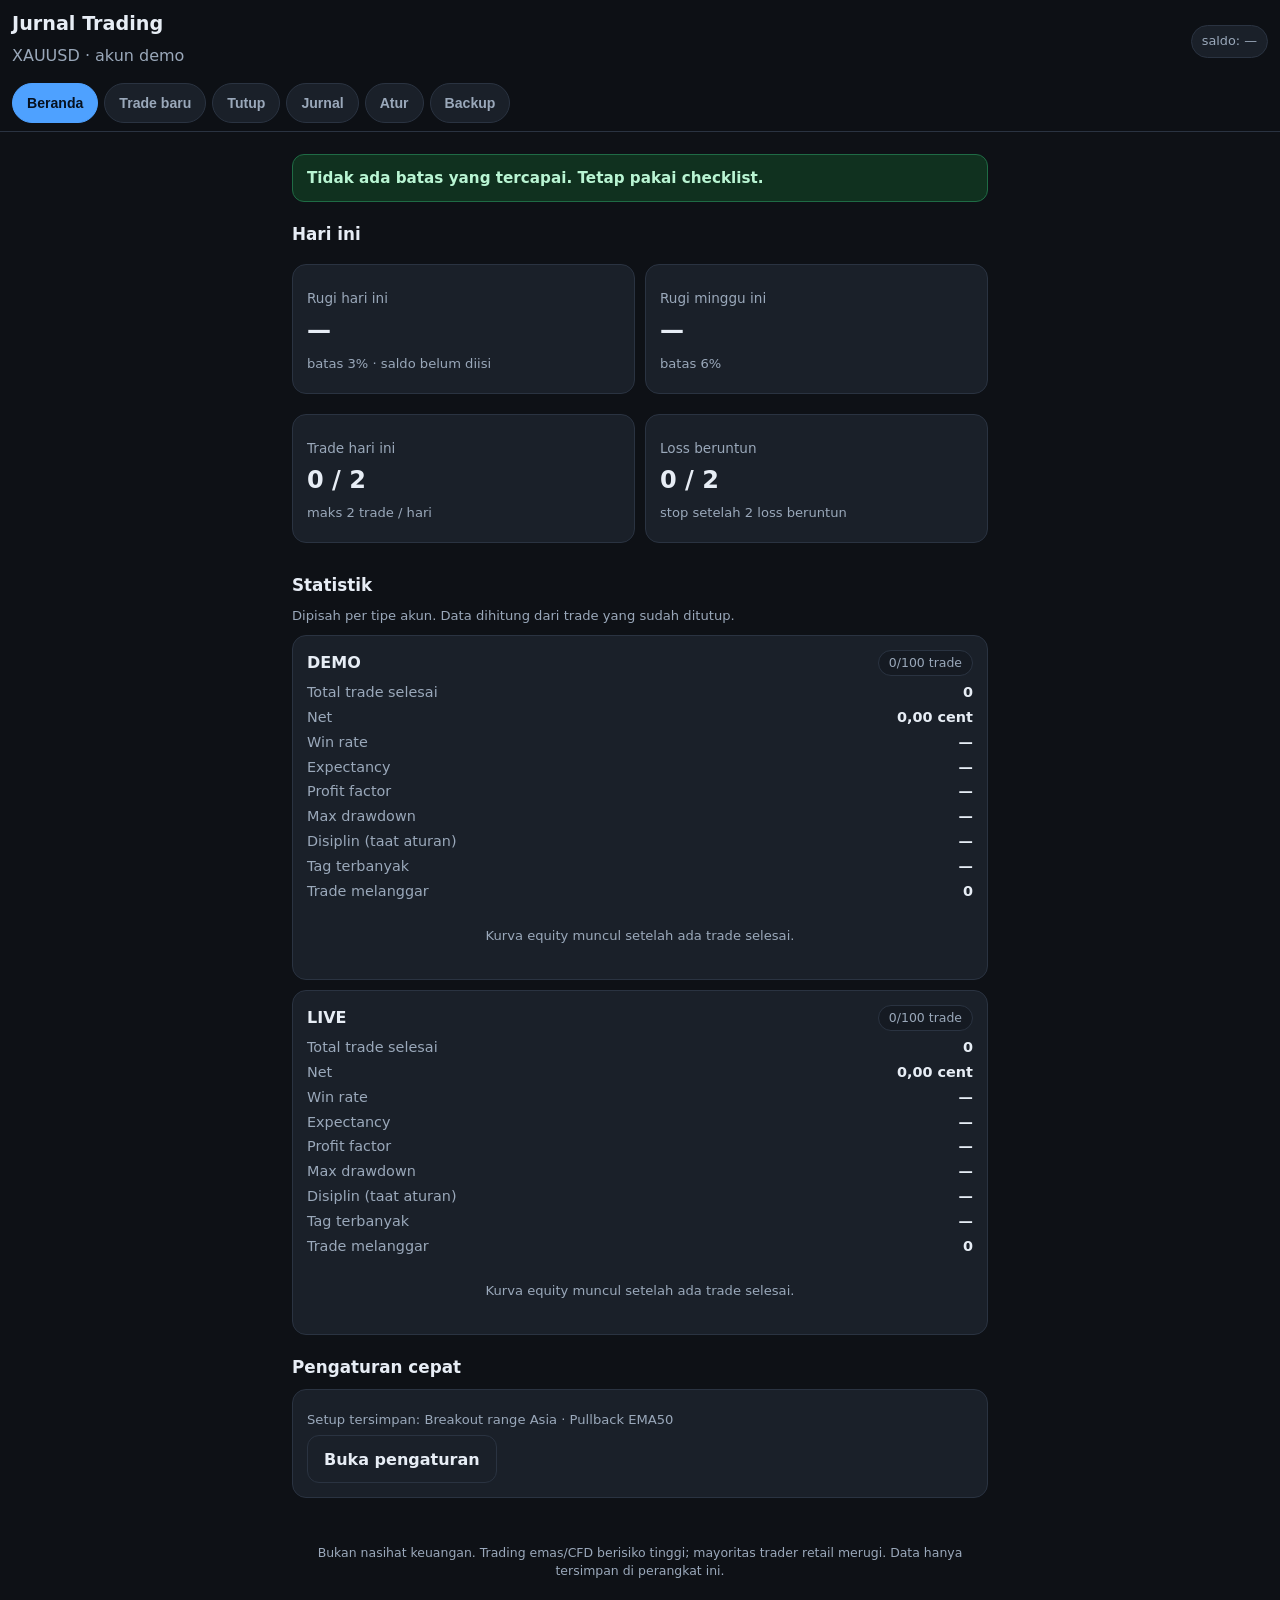
<file: index.html>
<!doctype html>
<html lang="id">
<head>
<meta charset="utf-8">
<meta name="viewport" content="width=device-width, initial-scale=1, viewport-fit=cover">
<meta http-equiv="Content-Security-Policy" content="default-src 'self'; img-src 'self' data:; style-src 'self' 'unsafe-inline'">
<meta name="theme-color" content="#0e1116">
<meta name="color-scheme" content="dark">
<title>Jurnal Trading XAUUSD</title>
<link rel="manifest" href="manifest.webmanifest">
<link rel="icon" href="icons/icon.svg" type="image/svg+xml">
<link rel="apple-touch-icon" href="icons/icon.svg">
<link rel="stylesheet" href="style.css">
</head>
<body>

<header class="topbar">
  <div class="topbar-row">
    <div>
      <h1>Jurnal Trading</h1>
      <p class="muted" id="hdr-sub">XAUUSD · akun demo</p>
    </div>
    <div class="chip" id="hdr-balance">saldo: —</div>
  </div>
  <nav class="tabs" aria-label="Navigasi utama">
    <button class="tab is-active" data-view="home" type="button">Beranda</button>
    <button class="tab" data-view="new" type="button">Trade baru</button>
    <button class="tab" data-view="close" type="button">Tutup</button>
    <button class="tab" data-view="log" type="button">Jurnal</button>
    <button class="tab" data-view="settings" type="button">Atur</button>
    <button class="tab" data-view="backup" type="button">Backup</button>
  </nav>
</header>

<main id="main">

  <!-- ================= BERANDA ================= -->
  <section class="view is-active" id="view-home">
    <div id="home-banners"></div>

    <h2>Hari ini</h2>
    <div class="grid2">
      <div class="card">
        <p class="label">Rugi hari ini</p>
        <p class="big" id="home-day-loss">—</p>
        <p class="muted small" id="home-day-limit">batas 3% · —</p>
      </div>
      <div class="card">
        <p class="label">Rugi minggu ini</p>
        <p class="big" id="home-week-loss">—</p>
        <p class="muted small" id="home-week-limit">batas 6% · —</p>
      </div>
    </div>

    <div class="grid2">
      <div class="card">
        <p class="label">Trade hari ini</p>
        <p class="big" id="home-day-count">0 / 2</p>
        <p class="muted small">maks 2 trade / hari</p>
      </div>
      <div class="card">
        <p class="label">Loss beruntun</p>
        <p class="big" id="home-streak">0 / 2</p>
        <p class="muted small">stop setelah 2 loss beruntun</p>
      </div>
    </div>

    <h2>Statistik</h2>
    <p class="muted small">Dipisah per tipe akun. Data dihitung dari trade yang sudah ditutup.</p>
    <div class="card" id="stats-demo">
      <div class="card-head">
        <h3>DEMO</h3>
        <span class="pill" id="stats-demo-progress">0/100</span>
      </div>
      <div class="kv" id="stats-demo-body"></div>
      <div class="equity" id="equity-demo" aria-label="Kurva equity demo"></div>
    </div>
    <div class="card" id="stats-live">
      <div class="card-head">
        <h3>LIVE</h3>
        <span class="pill" id="stats-live-progress">0/100</span>
      </div>
      <div class="kv" id="stats-live-body"></div>
      <div class="equity" id="equity-live" aria-label="Kurva equity live"></div>
    </div>

    <h2>Pengaturan cepat</h2>
    <div class="card">
      <p class="muted small" id="home-setup-hint">Belum ada setup tersimpan.</p>
      <button class="btn btn-ghost" type="button" data-goto="settings">Buka pengaturan</button>
    </div>
  </section>

  <!-- ================= TRADE BARU ================= -->
  <section class="view" id="view-new">
    <h2>Trade baru</h2>
    <div id="new-banner"></div>

    <form id="form-new" autocomplete="off" novalidate>
      <div class="card">
        <label for="nt-time">Waktu (WIB)</label>
        <input id="nt-time" type="datetime-local" required>

        <div class="grid2">
          <div>
            <label for="nt-symbol">Simbol</label>
            <input id="nt-symbol" type="text" inputmode="text" maxlength="12" required>
          </div>
          <div>
            <label for="nt-dir">Arah</label>
            <select id="nt-dir">
              <option value="BUY">BUY</option>
              <option value="SELL">SELL</option>
            </select>
          </div>
        </div>

        <label for="nt-setup">Setup</label>
        <select id="nt-setup"></select>
        <div class="row">
          <input id="nt-setup-new" type="text" maxlength="40" placeholder="tambah setup baru…">
          <button class="btn btn-ghost btn-sm" type="button" id="nt-setup-add">Tambah</button>
        </div>
      </div>

      <div class="card">
        <label for="nt-entry">Entry (harga)</label>
        <input id="nt-entry" type="text" inputmode="decimal" required>

        <div class="grid2">
          <div>
            <label for="nt-sl">Stop Loss</label>
            <input id="nt-sl" type="text" inputmode="decimal" required>
          </div>
          <div>
            <label for="nt-tp">Take Profit</label>
            <input id="nt-tp" type="text" inputmode="decimal" required>
          </div>
        </div>

        <label for="nt-lot">Lot</label>
        <input id="nt-lot" type="text" inputmode="decimal" required>
      </div>

      <div class="card">
        <p class="label">Hitungan otomatis</p>
        <div class="kv" id="nt-calc"></div>
      </div>

      <div class="card">
        <p class="label">Checklist sebelum entry (7 poin)</p>
        <ul class="checklist" id="nt-checklist"></ul>
      </div>

      <div class="row">
        <button class="btn btn-primary" type="submit" id="nt-save">Simpan trade</button>
        <button class="btn btn-ghost" type="button" id="nt-reset">Reset</button>
      </div>
      <p class="muted small">Menyimpan tetap boleh walau ada pelanggaran — jurnal harus jujur.
        Trade yang melanggar akan ditandai.</p>
    </form>
  </section>

  <!-- ================= TUTUP TRADE ================= -->
  <section class="view" id="view-close">
    <h2>Tutup trade</h2>
    <form id="form-close" autocomplete="off" novalidate>
      <div class="card">
        <label for="cl-select">Trade terbuka</label>
        <select id="cl-select"></select>
        <div class="kv" id="cl-info"></div>
      </div>

      <div class="card">
        <label for="cl-result">Hasil (cent, boleh minus)</label>
        <input id="cl-result" type="text" inputmode="decimal" required>
        <p class="muted small" id="cl-result-hint">Contoh: 5000 = +50,00 USD · -2500 = −25,00 USD</p>

        <label for="cl-exit">Harga keluar (opsional)</label>
        <input id="cl-exit" type="text" inputmode="decimal">

        <p class="label">Aturan ditaati?</p>
        <div class="row" id="cl-rules">
          <label class="radio"><input type="radio" name="cl-rules" value="yes" checked> Ya</label>
          <label class="radio"><input type="radio" name="cl-rules" value="no"> Tidak</label>
        </div>

        <p class="label">Tag</p>
        <div class="row wrap" id="cl-tags"></div>

        <label for="cl-note">Catatan singkat</label>
        <textarea id="cl-note" rows="3" maxlength="300"></textarea>
      </div>

      <div class="card">
        <p class="label">Hasil dalam R</p>
        <p class="big" id="cl-r">—</p>
      </div>

      <button class="btn btn-primary" type="submit">Simpan hasil</button>
    </form>
  </section>

  <!-- ================= JURNAL ================= -->
  <section class="view" id="view-log">
    <h2>Jurnal</h2>
    <div class="row">
      <select id="log-filter">
        <option value="all">Semua</option>
        <option value="open">Terbuka</option>
        <option value="closed">Selesai</option>
        <option value="violation">Melanggar aturan</option>
      </select>
      <span class="pill" id="log-count">0</span>
    </div>
    <div id="log-list"></div>
  </section>

  <!-- ================= PENGATURAN ================= -->
  <section class="view" id="view-settings">
    <h2>Pengaturan</h2>
    <form id="form-settings" autocomplete="off" novalidate>
      <div class="card">
        <label for="st-account-type">Tipe akun</label>
        <select id="st-account-type">
          <option value="demo">Demo</option>
          <option value="live">Live</option>
        </select>
        <p class="muted small">Statistik demo dan live dihitung terpisah.</p>

        <label for="st-balance" id="st-balance-label">Saldo awal akun DEMO (cent)</label>
        <input id="st-balance" type="text" inputmode="decimal" placeholder="mis. 8618740">
        <p class="muted small">Cent, bukan USD. 8.618.740 cent = 86.187,40 USD.</p>

        <label for="st-symbol">Simbol default</label>
        <input id="st-symbol" type="text" maxlength="12" value="XAUUSD">
      </div>

      <div class="card">
        <label for="st-conv">Cent rugi per 1,00 USD gerak harga untuk 1 lot</label>
        <input id="st-conv" type="text" inputmode="decimal" placeholder="mis. 100">
        <p class="muted small">
          Cara cek di MT5: <strong>Ctrl+U</strong> (Symbols) → klik kanan simbol →
          <strong>Specification</strong> → lihat <em>Tick value</em> / <em>Contract size</em>.
          Untuk XAUUSD kontrak 100 oz: 1,00 USD gerak × 1 lot = 100 USD = 10.000 cent.
          Isi angka dari broker kamu — jangan pakai tebakan.
        </p>
        <p class="muted small" id="st-conv-preview">—</p>
      </div>

      <div class="card">
        <p class="label">Setup milikmu</p>
        <ul class="setup-list" id="st-setups"></ul>
        <div class="row">
          <input id="st-setup-new" type="text" maxlength="40" placeholder="nama setup baru…">
          <button class="btn btn-ghost btn-sm" type="button" id="st-setup-add">Tambah</button>
        </div>
      </div>

      <div class="card">
        <p class="label">Aturan tetap (tidak bisa dilonggarkan)</p>
        <ul class="rules-fixed">
          <li>Risiko per trade <strong>0,5%</strong></li>
          <li>RR minimum <strong>1,5</strong></li>
          <li>Maks <strong>2 trade</strong> per hari</li>
          <li>Stop harian <strong>3%</strong></li>
          <li>Stop mingguan <strong>6%</strong></li>
          <li>Stop setelah <strong>2 loss beruntun</strong></li>
        </ul>
      </div>

      <button class="btn btn-primary" type="submit">Simpan pengaturan</button>
    </form>

    <div class="card danger-card">
      <p class="label">Data contoh</p>
      <p class="muted small">Data contoh hanya untuk mencoba tampilan. Bisa dihapus lagi.
        Jangan dipakai untuk keputusan trading.</p>
      <div class="row">
        <button class="btn btn-ghost" type="button" id="btn-sample">Isi data contoh</button>
        <button class="btn btn-ghost" type="button" id="btn-sample-clear">Hapus data contoh</button>
      </div>
    </div>
  </section>

  <!-- ================= BACKUP ================= -->
  <section class="view" id="view-backup">
    <h2>Backup</h2>
    <div class="card">
      <p class="label">Status</p>
      <p id="bk-status">Belum pernah backup.</p>
      <p class="muted small">Data disimpan hanya di HP ini (localStorage). Kalau browser dibersihkan,
        data hilang. Backup tiap 7 hari.</p>
    </div>

    <div class="card">
      <p class="label">Export</p>
      <div class="row">
        <button class="btn btn-primary" type="button" id="bk-json">Export JSON</button>
        <button class="btn btn-ghost" type="button" id="bk-csv">Export CSV</button>
      </div>
      <p class="muted small">CSV: tanggal, pair, arah, entry, SL, TP, alasan, hasil_cent, hasil_R,
        taat_aturan, tag, tipe_akun.</p>
    </div>

    <div class="card">
      <p class="label">Import</p>
      <input id="bk-file" type="file" accept="application/json,.json">
      <p class="muted small">Import JSON akan <strong>mengganti</strong> semua data di perangkat ini.</p>
      <button class="btn btn-ghost" type="button" id="bk-import">Import JSON</button>
    </div>

    <div class="card danger-card">
      <p class="label">Hapus semua data</p>
      <p class="muted small">Tidak bisa dibatalkan. Export dulu.</p>
      <button class="btn btn-danger" type="button" id="bk-wipe">Hapus semua data</button>
    </div>
  </section>

</main>

<footer class="foot">
  <p>Bukan nasihat keuangan. Trading emas/CFD berisiko tinggi; mayoritas trader retail merugi.
    Data hanya tersimpan di perangkat ini.</p>
</footer>

<script src="calc.js"></script>
<script src="app.js"></script>
</body>
</html>
</file>
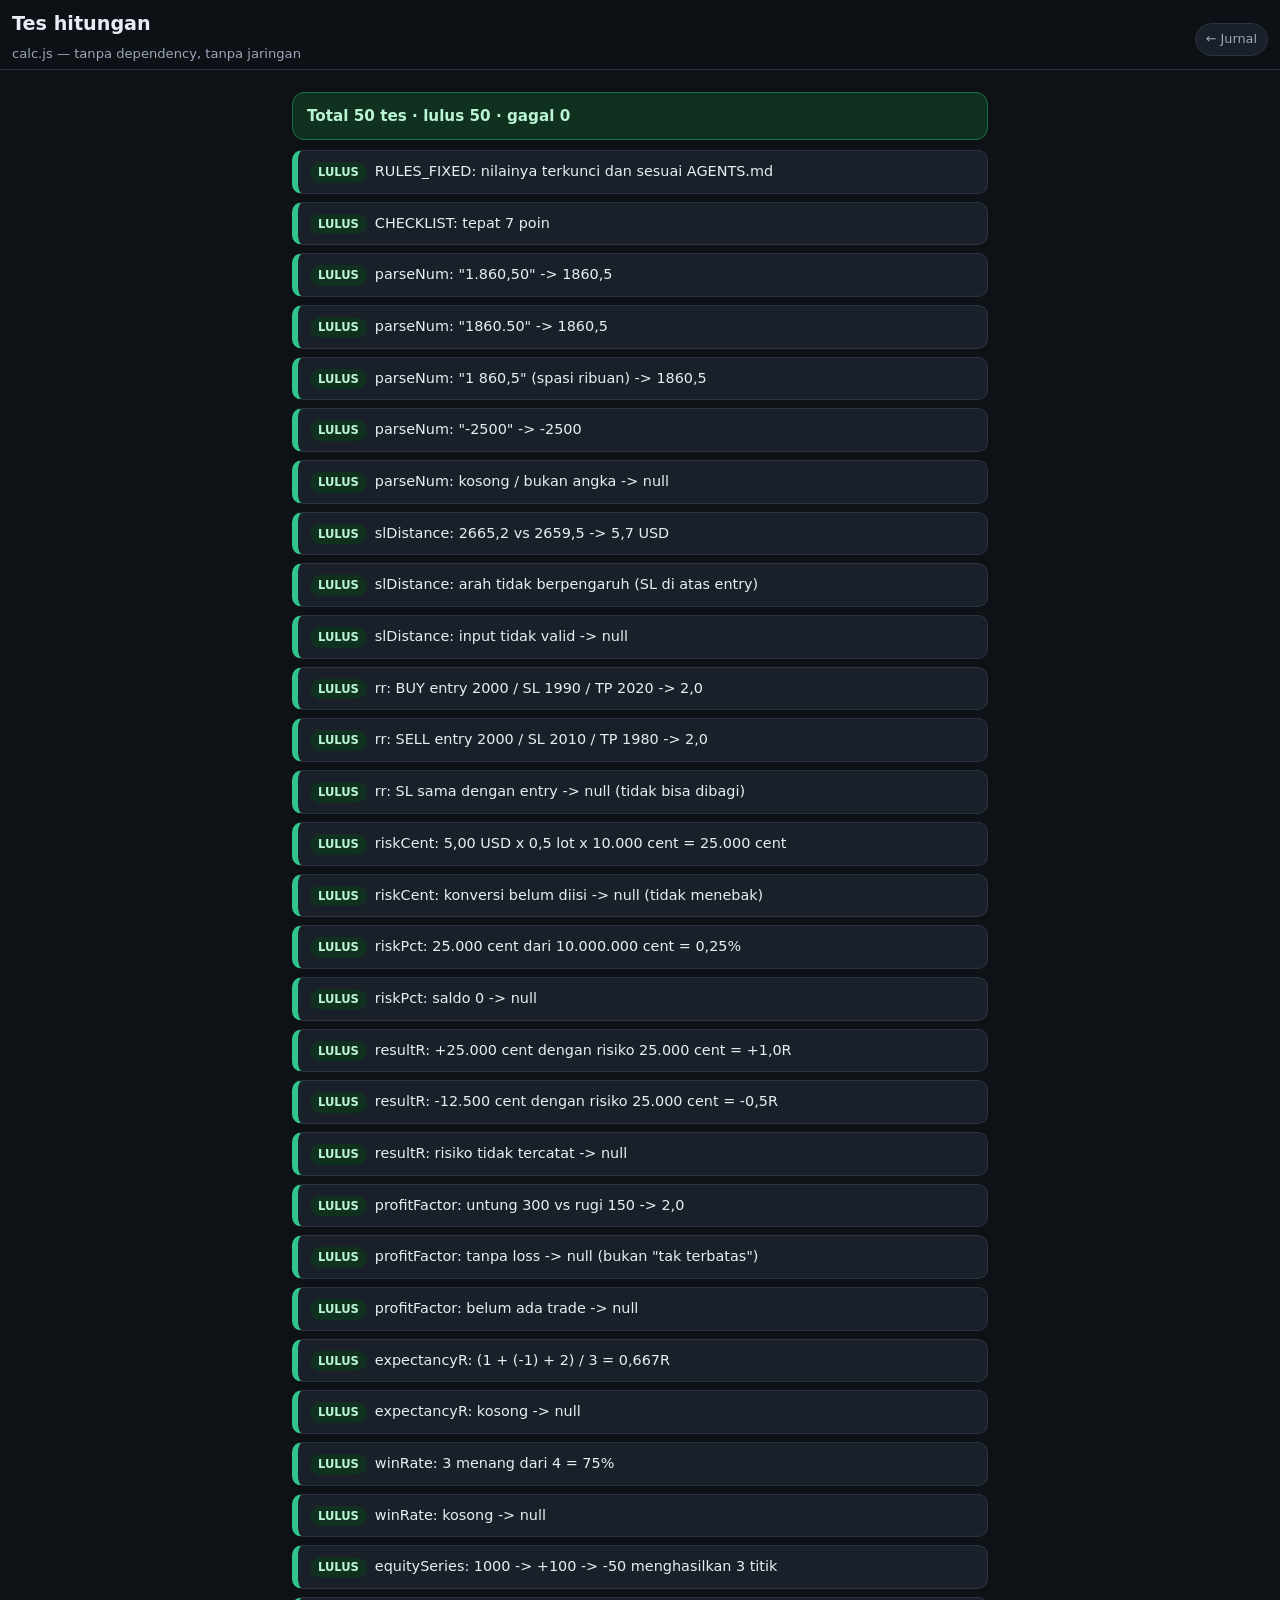
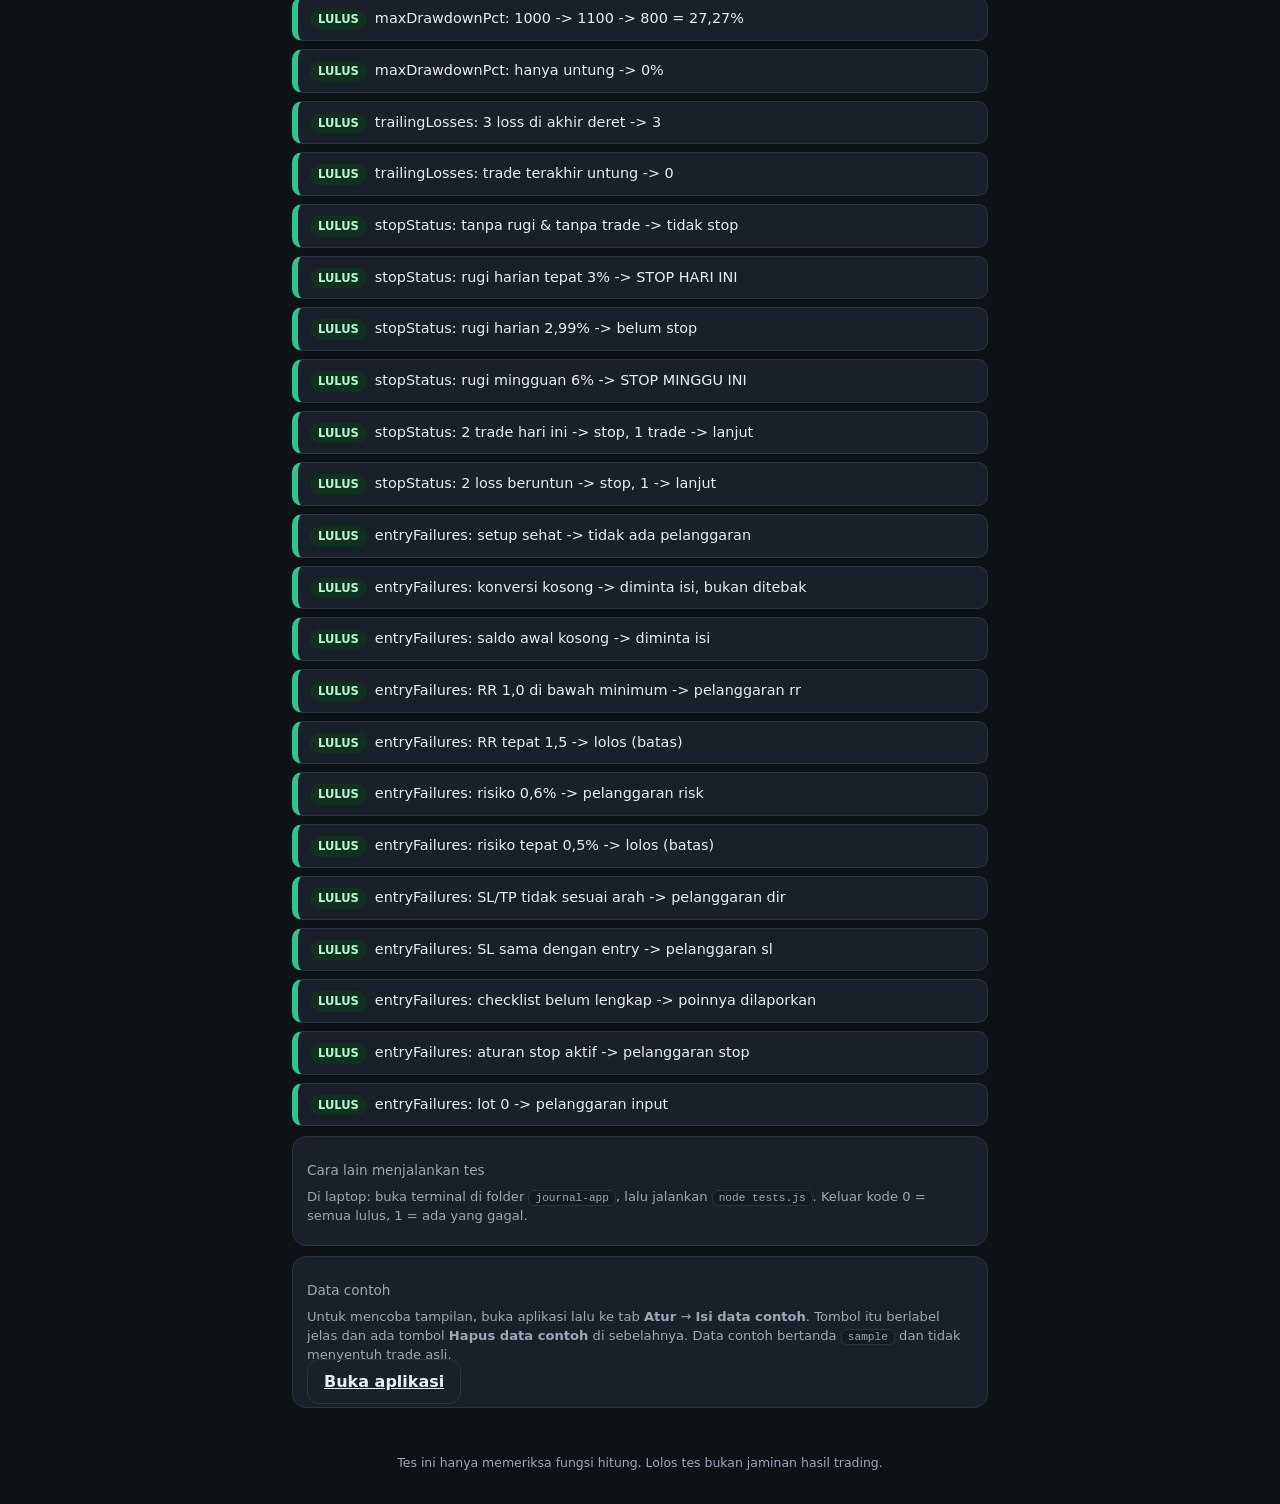
<file: tests.html>
<!doctype html>
<html lang="id">
<head>
<meta charset="utf-8">
<meta name="viewport" content="width=device-width, initial-scale=1, viewport-fit=cover">
<meta http-equiv="Content-Security-Policy" content="default-src 'self'; img-src 'self' data:; style-src 'self' 'unsafe-inline'">
<meta name="theme-color" content="#0e1116">
<meta name="color-scheme" content="dark">
<title>Tes Hitungan — Jurnal Trading</title>
<link rel="stylesheet" href="style.css">
<style>
  a.chip{text-decoration:none;display:inline-block}
  .t-list{list-style:none;padding:0;margin:10px 0}
  .t-list li{
    background:var(--bg-card);border:1px solid var(--line);border-left:6px solid var(--line);
    border-radius:10px;padding:10px 12px;margin:8px 0;font-size:.9rem;
  }
  .t-list li.pass{border-left-color:var(--good)}
  .t-list li.fail{border-left-color:var(--bad)}
  .badge{display:inline-block;font-weight:700;font-size:.72rem;padding:2px 8px;border-radius:999px;margin-right:8px}
  .pass > .badge{background:#10311f;color:#b9f5d3}
  .fail > .badge{background:#3a1414;color:#ffc9c9}
  .t-list .err{margin:6px 0 0;color:#ffbdbd;font-size:.82rem}
  code{background:var(--bg-soft);border:1px solid var(--line);border-radius:6px;padding:1px 6px;font-size:.85em}
</style>
</head>
<body>

<header class="topbar">
  <div class="topbar-row">
    <div>
      <h1>Tes hitungan</h1>
      <p class="muted small">calc.js — tanpa dependency, tanpa jaringan</p>
    </div>
    <a class="chip" href="index.html">← Jurnal</a>
  </div>
</header>

<main>
  <p id="test-summary" class="banner">Menjalankan tes…</p>
  <ul class="t-list" id="test-results"></ul>

  <div class="card">
    <p class="label">Cara lain menjalankan tes</p>
    <p class="muted small">Di laptop: buka terminal di folder <code>journal-app</code>, lalu jalankan
      <code>node tests.js</code>. Keluar kode 0 = semua lulus, 1 = ada yang gagal.</p>
  </div>

  <div class="card">
    <p class="label">Data contoh</p>
    <p class="muted small">Untuk mencoba tampilan, buka aplikasi lalu ke tab <strong>Atur</strong> →
      <strong>Isi data contoh</strong>. Tombol itu berlabel jelas dan ada tombol
      <strong>Hapus data contoh</strong> di sebelahnya. Data contoh bertanda <code>sample</code>
      dan tidak menyentuh trade asli.</p>
    <a class="btn btn-ghost" href="index.html">Buka aplikasi</a>
  </div>
</main>

<footer class="foot">
  <p>Tes ini hanya memeriksa fungsi hitung. Lolos tes bukan jaminan hasil trading.</p>
</footer>

<script src="calc.js"></script>
<script src="tests.js"></script>
</body>
</html>
</file>
<file: style.css>
/* Jurnal Trading — tema gelap, mobile-first. Tanpa font eksternal. */

:root{
  --bg:#0e1116;
  --bg-soft:#151a22;
  --bg-card:#1a2029;
  --line:#2a3341;
  --text:#e7edf5;
  --muted:#9aa8ba;
  --accent:#4ea1ff;
  --good:#31c48d;
  --warn:#f0b429;
  --bad:#ef5350;
  --radius:14px;
  --tap:48px;
}

*{box-sizing:border-box}

html,body{margin:0;padding:0}

body{
  background:var(--bg);
  color:var(--text);
  font-family:system-ui,-apple-system,"Segoe UI",Roboto,Arial,sans-serif;
  font-size:16px;
  line-height:1.45;
  -webkit-text-size-adjust:100%;
  padding-bottom:env(safe-area-inset-bottom);
}

h1{font-size:1.2rem;margin:0}
h2{font-size:1.05rem;margin:20px 0 8px;color:var(--text)}
h3{font-size:1rem;margin:0}
p{margin:6px 0}
ul{margin:6px 0;padding-left:20px}

.muted{color:var(--muted)}
.small{font-size:.82rem}
.label{color:var(--muted);font-size:.85rem;margin:10px 0 4px}
.big{font-size:1.5rem;font-weight:700;margin:2px 0}
.mono{font-variant-numeric:tabular-nums}

/* ---------- topbar ---------- */
.topbar{
  position:sticky;top:0;z-index:20;
  background:rgba(14,17,22,.96);
  border-bottom:1px solid var(--line);
  padding:10px 12px 0;
  padding-top:calc(10px + env(safe-area-inset-top));
}
.topbar-row{display:flex;justify-content:space-between;align-items:center;gap:8px}
.chip{
  background:var(--bg-card);border:1px solid var(--line);border-radius:999px;
  padding:6px 10px;font-size:.8rem;color:var(--muted);white-space:nowrap
}

.tabs{
  display:flex;gap:6px;overflow-x:auto;margin-top:10px;padding-bottom:8px;
  scrollbar-width:none;
  -webkit-overflow-scrolling:touch;
}
.tabs::-webkit-scrollbar{display:none}
.tab{
  flex:0 0 auto;min-height:40px;padding:8px 14px;border-radius:999px;
  background:var(--bg-card);border:1px solid var(--line);color:var(--muted);
  font-size:.88rem;font-weight:600;cursor:pointer;
}
.tab.is-active{background:var(--accent);border-color:var(--accent);color:#06111f}

/* ---------- layout ---------- */
main{padding:12px;max-width:720px;margin:0 auto}
.view{display:none}
.view.is-active{display:block}

.grid2{display:grid;grid-template-columns:1fr 1fr;gap:10px}
@media (max-width:380px){ .grid2{grid-template-columns:1fr} }

.card{
  background:var(--bg-card);border:1px solid var(--line);border-radius:var(--radius);
  padding:14px;margin:10px 0;
}
.card-head{display:flex;justify-content:space-between;align-items:center;gap:8px;margin-bottom:6px}

.pill{
  background:var(--bg-soft);border:1px solid var(--line);border-radius:999px;
  padding:3px 10px;font-size:.78rem;color:var(--muted);white-space:nowrap
}

.row{display:flex;gap:8px;align-items:center;margin-top:8px}
.row.wrap{flex-wrap:wrap}
.row > input, .row > select{flex:1 1 auto;min-width:0}

.kv{display:grid;grid-template-columns:1fr auto;gap:4px 10px;font-size:.9rem}
.kv dt{color:var(--muted)}
.kv .k{color:var(--muted)}
.kv .v{text-align:right;font-variant-numeric:tabular-nums;font-weight:600}

/* ---------- form ---------- */
label{display:block;font-size:.85rem;color:var(--muted);margin:12px 0 4px}
input,select,textarea{
  width:100%;min-height:var(--tap);
  background:var(--bg-soft);color:var(--text);
  border:1px solid var(--line);border-radius:10px;
  padding:10px 12px;font-size:1rem;font-family:inherit;
}
textarea{min-height:80px;resize:vertical}
input:focus,select:focus,textarea:focus,button:focus-visible{
  outline:2px solid var(--accent);outline-offset:1px
}
input[type="radio"],input[type="checkbox"]{width:22px;height:22px;min-height:0;accent-color:var(--accent)}
input[type="file"]{padding:8px}

.radio,.chk{display:flex;align-items:center;gap:8px;color:var(--text);font-size:.95rem;margin:6px 0}

.btn{
  min-height:var(--tap);padding:12px 16px;border-radius:12px;
  border:1px solid var(--line);background:var(--bg-soft);color:var(--text);
  font-size:1rem;font-weight:600;font-family:inherit;cursor:pointer;
}
.btn-sm{min-height:40px;padding:8px 12px;font-size:.88rem;flex:0 0 auto}
.btn-primary{background:var(--accent);border-color:var(--accent);color:#06111f}
.btn-ghost{background:transparent}
.btn-danger{background:#3a1414;border-color:#7f2a2a;color:#ffbdbd}
.btn:active{transform:translateY(1px)}

/* ---------- checklist ---------- */
.checklist{list-style:none;padding:0;margin:6px 0}
.checklist li{padding:6px 0;border-bottom:1px solid var(--line)}
.checklist li:last-child{border-bottom:0}

/* ---------- banner ---------- */
.banner{
  border-radius:12px;padding:12px 14px;margin:10px 0;font-weight:600;
  border:1px solid;font-size:.95rem;
}
.banner-bad{background:#3a1414;border-color:#7f2a2a;color:#ffc9c9}
.banner-warn{background:#3a2f10;border-color:#7a6417;color:#ffe6a8}
.banner-good{background:#10311f;border-color:#1f6b45;color:#b9f5d3}
.banner ul{margin:6px 0 0;padding-left:20px;font-weight:400}

/* ---------- trade list ---------- */
.trade{
  background:var(--bg-card);border:1px solid var(--line);border-radius:var(--radius);
  padding:12px;margin:10px 0;
}
.trade.violation{border-color:#7f2a2a}
.trade-head{display:flex;justify-content:space-between;align-items:baseline;gap:8px}
.trade-dir{font-weight:700}
.dir-buy{color:var(--good)}
.dir-sell{color:var(--bad)}
.trade-meta{color:var(--muted);font-size:.8rem;margin-top:2px}
.trade-tags{display:flex;flex-wrap:wrap;gap:6px;margin-top:8px}
.tagpill{background:var(--bg-soft);border:1px solid var(--line);border-radius:999px;padding:2px 8px;font-size:.75rem;color:var(--muted)}
.pos{color:var(--good)}
.neg{color:var(--bad)}

/* ---------- equity svg ---------- */
.equity{margin-top:10px}
.equity svg{width:100%;height:90px;display:block}
.equity .empty{color:var(--muted);font-size:.82rem;padding:14px 0;text-align:center}

/* ---------- setup list ---------- */
.setup-list{list-style:none;padding:0;margin:0}
.setup-list li{display:flex;justify-content:space-between;align-items:center;gap:8px;padding:8px 0;border-bottom:1px solid var(--line)}
.setup-list li:last-child{border-bottom:0}
.rules-fixed{font-size:.92rem;line-height:1.7}

.danger-card{border-color:#5b2b2b}

.foot{
  max-width:720px;margin:24px auto 32px;padding:0 16px;
  color:var(--muted);font-size:.78rem;text-align:center;
}

/* tombol besar di layar kecil */
@media (max-width:420px){
  .btn{width:100%}
  .row .btn{width:auto}
  .row .btn-primary{width:100%}
}
</file>
